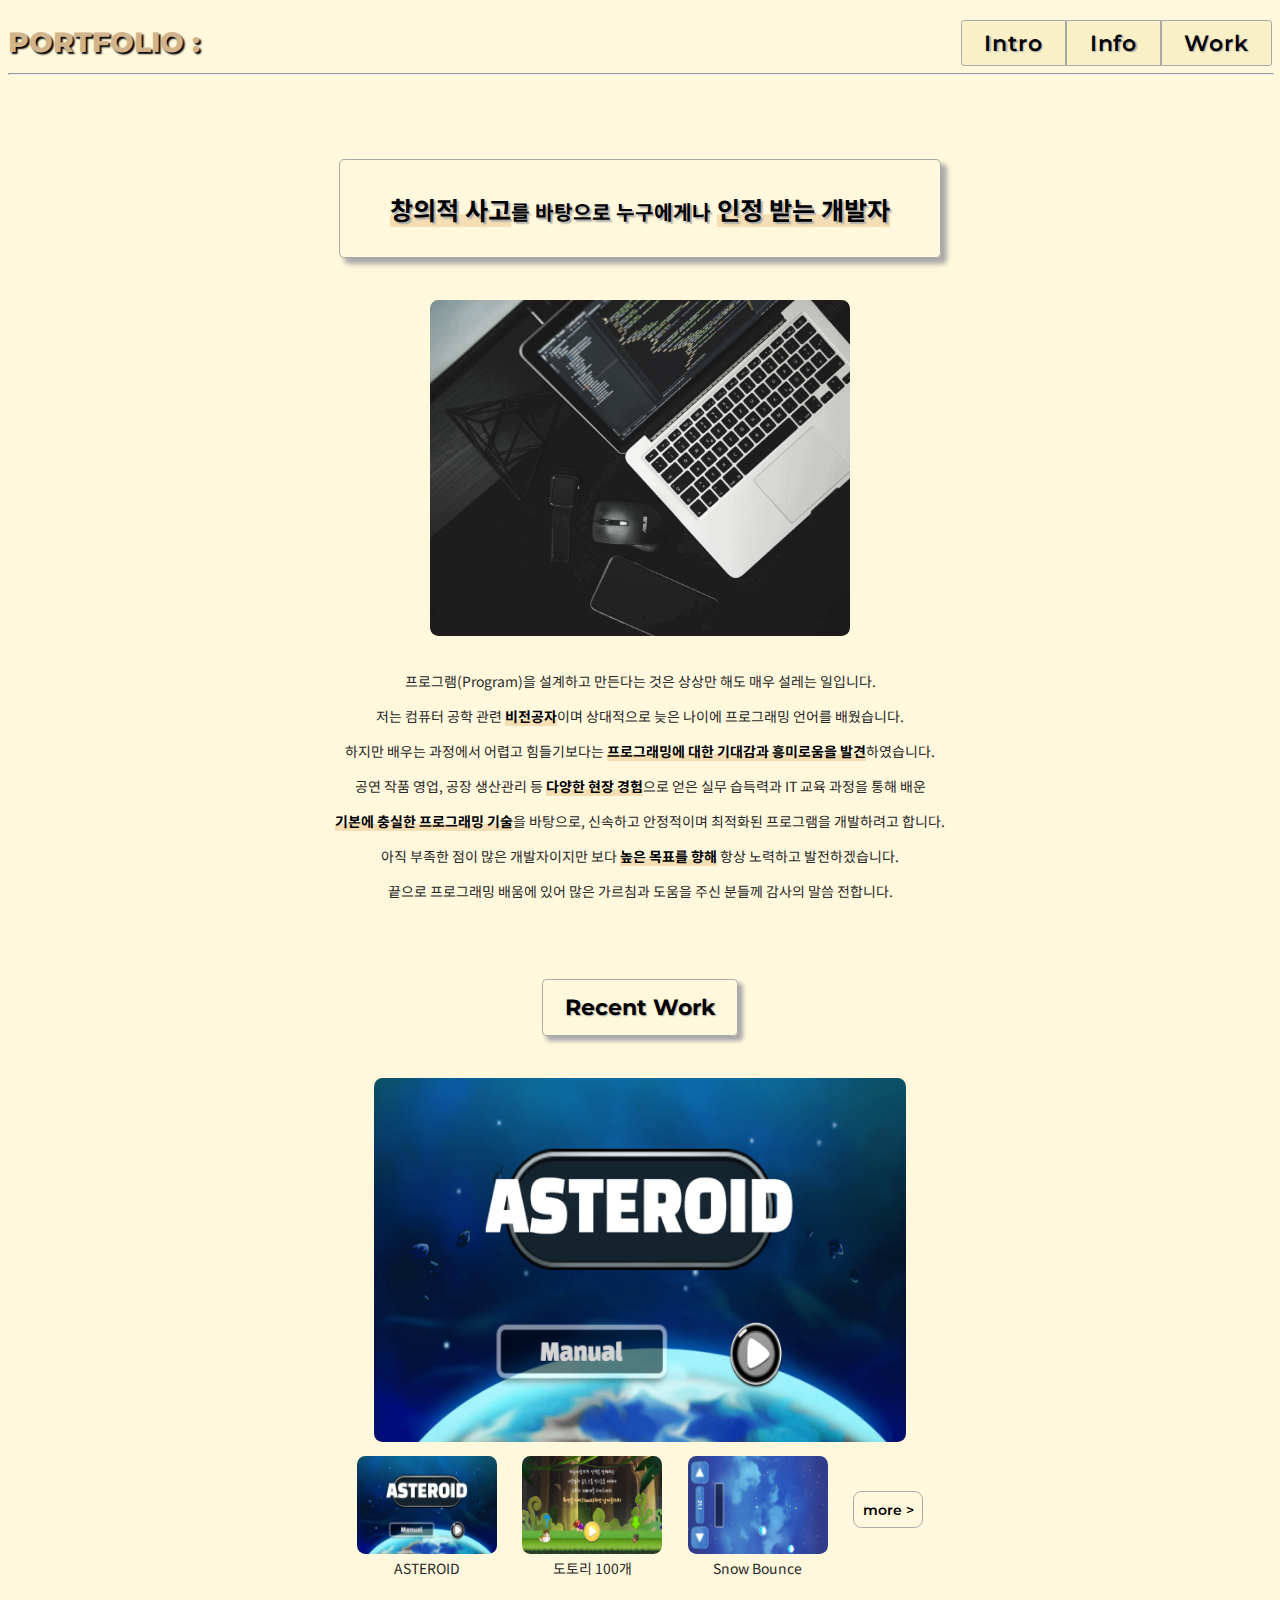
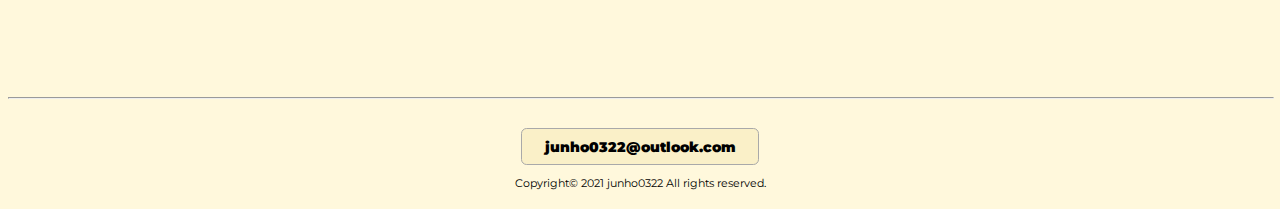
<file: index.html>
<!DOCTYPE html>
<html lang="en">
<head>
    <meta charset="UTF-8">
    <meta http-equiv="X-UA-Compatible" content="IE=edge">
    <meta name="viewport" content="width=device-width, initial-scale=1.0">
    <title>PORTFOLIO :</title>
    <link rel="stylesheet" type="text/css" href="style.css">
    <link rel="preconnect" href="https://fonts.gstatic.com">
    <link href="https://fonts.googleapis.com/css2?family=Noto+Sans+KR:wght@100;300;400;500;700;900&display=swap" rel="stylesheet">
    <link rel="preconnect" href="https://fonts.gstatic.com">
    <link href="https://fonts.googleapis.com/css2?family=Montserrat:ital,wght@0,100;0,200;0,300;0,400;0,500;0,600;0,700;0,800;0,900;1,100;1,200;1,300;1,400;1,500;1,600;1,700;1,800;1,900&display=swap"
        rel="stylesheet"> 
    <script src="http://code.jquery.com/jquery-1.9.1.min.js"></script>
    <script>
        $(document).ready(function() {
            $("#recent-small > li > a").mouseenter(function(e) {
                e.preventDefault();
                var imgPath = $(this).attr("href");
                $("#recent-large").attr("src", imgPath);
            });
        });
        $(document).ready(function() {
            $("#recent-small > li > a").click(function(e) {
                e.preventDefault();
            });
        });
    </script>
</head>
<body>
    <div class="frame">
        <nav class="navigator">
            <h2 id="site-name">PORTFOLIO :</h2>
            <ul id="nav-menu">
                <li><a href="work.html">Work</a></li>
                <li><a href="info.html">Info</a></li>
                <li><a href="index.html">Intro</a></li>
            </ul>
        </nav>
        <hr width="100%" size="2px">
        <div class="intro">
            <h2 class="intro-main">
                <span id="high" style="color:black;">창의적 사고</span><span style="font-size:0.8em;">를 바탕으로 누구에게나</span>
                <span id="high" style="color:black;">인정 받는 개발자</span>
            </h2>  
            <img src="image/intro.gif">
            <p>프로그램(Program)을 설계하고 만든다는 것은 상상만 해도 매우 설레는 일입니다.<br>
            저는 컴퓨터 공학 관련 <span id="high" style="color:black;"><strong>비전공자</strong></span>이며 상대적으로 늦은 나이에 프로그래밍 언어를 배웠습니다.<br>
            하지만 배우는 과정에서 어렵고 힘들기보다는 <span id="high" style="color:black;"><strong>프로그래밍에 대한 기대감과 흥미로움을 발견</strong></span>하였습니다.<br>
            공연 작품 영업, 공장 생산관리 등 <span id="high" style="color:black;"><strong>다양한 현장 경험</strong></span>으로 얻은 실무 습득력과 IT 교육 과정을 통해 배운<br>
            <span id="high" style="color:black;"><strong>기본에 충실한 프로그래밍 기술</strong></span>을 바탕으로, 신속하고 안정적이며 최적화된 프로그램을 개발하려고 합니다.<br>
            아직 부족한 점이 많은 개발자이지만 보다 <span id="high" style="color:black;"><strong>높은 목표를 향해</strong></span> 항상 노력하고 발전하겠습니다.<br>
            끝으로 프로그래밍 배움에 있어 많은 가르침과 도움을 주신 분들께 감사의 말씀 전합니다.<br>
            </p>
        </div>
        <div class="recent-main">
            <h2>Recent Work</h2>
        </div>
        <div class="recent-img">
            <img id="recent-large" src="image/work1-1.png">
            <ul id="recent-small">
                <li><a href="image/work1-1.png"><img src="image/work1-1.png"></a><p>ASTEROID</p></li>
                <li><a href="image/work2-1.png"><img src="image/work2-1.png"></a><p>도토리 100개</p></li>
                <li><a href="image/work3-1.png"><img src="image/work3-1.png"></a><p>Snow Bounce</p></li>
                <li><button id="recent-btn" onclick="location.href='work.html'">more ></button>
            </ul>
        </div>
        <footer class="footer">
            <hr width="100%" size="2px">
            <a id="mail" href="mailto:junho0322@outlook.com"><strong>junho0322@outlook.com</strong></a>
            <p id="copyright" style="color:black;">Copyright© 2021 junho0322 All rights reserved.</p>
        </footer>
    </div>
</body>
</html>
</file>
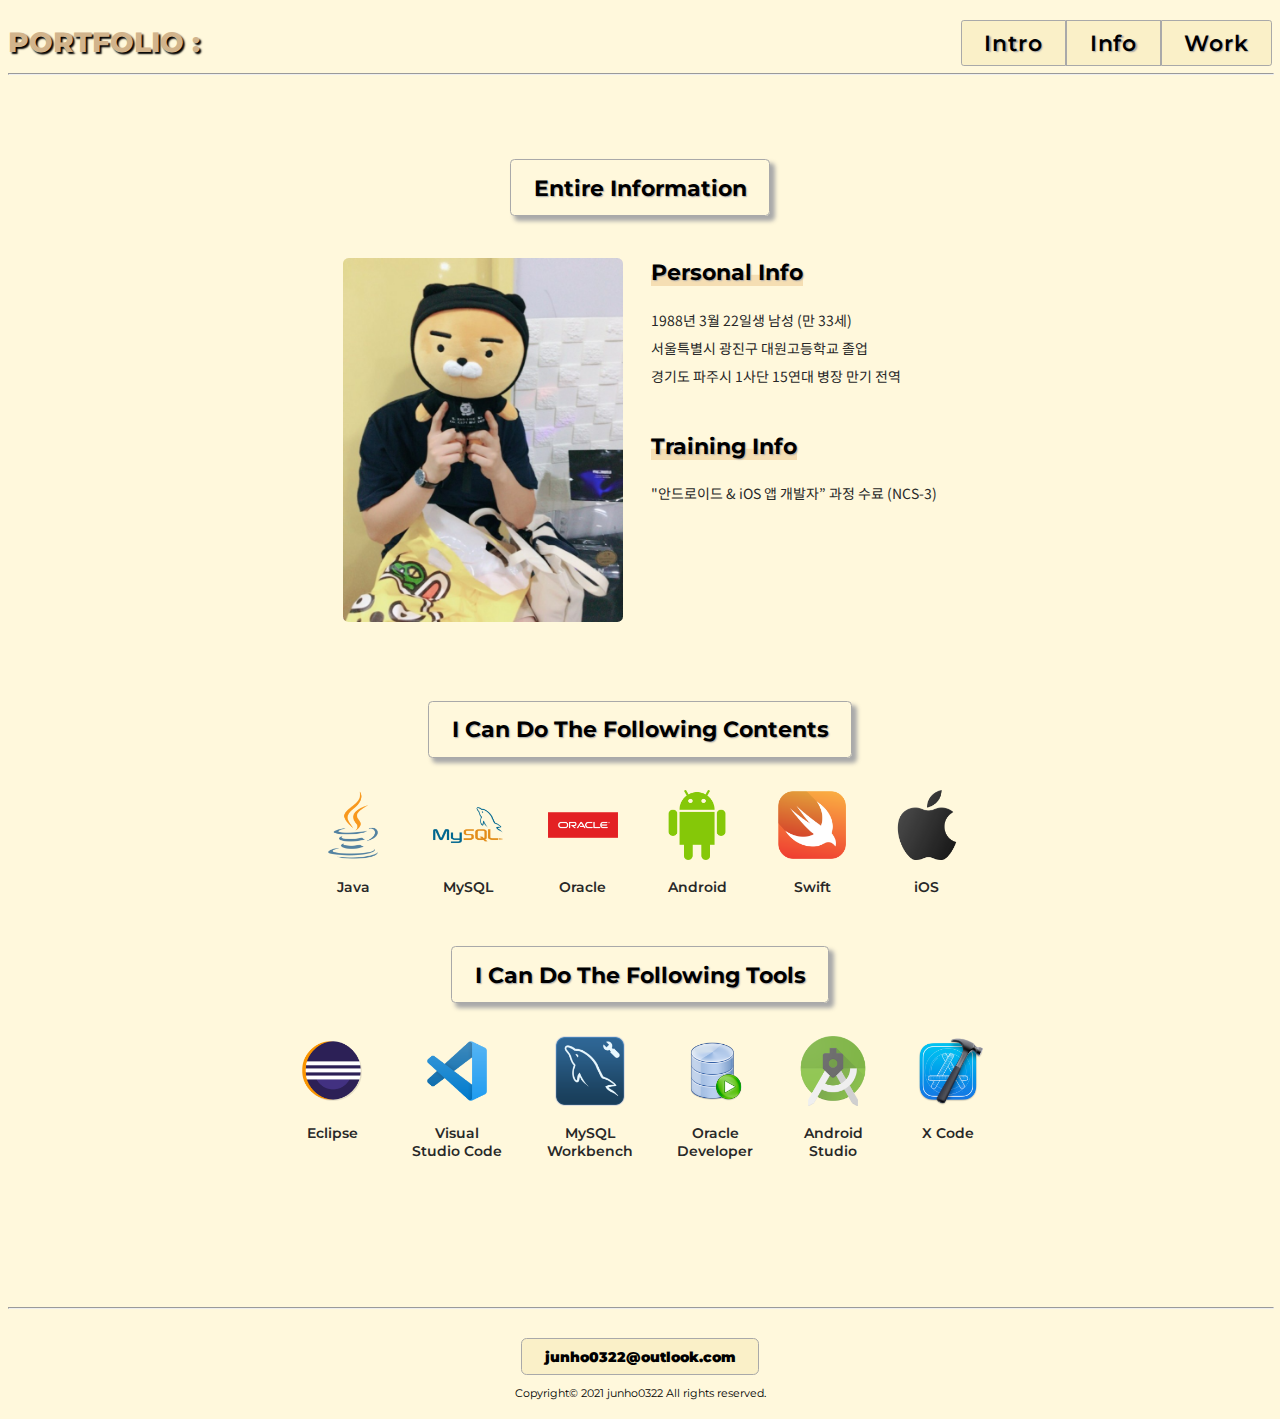
<file: info.html>
<!DOCTYPE html>
<html lang="en">
<head>
    <meta charset="UTF-8">
    <meta http-equiv="X-UA-Compatible" content="IE=edge">
    <meta name="viewport" content="width=device-width, initial-scale=1.0">
    <title>PORTFOLIO :</title>
    <link rel="stylesheet" type="text/css" href="style.css">
    <link rel="preconnect" href="https://fonts.gstatic.com">
    <link href="https://fonts.googleapis.com/css2?family=Noto+Sans+KR:wght@100;300;400;500;700;900&display=swap" rel="stylesheet">
    <link rel="preconnect" href="https://fonts.gstatic.com">
    <link href="https://fonts.googleapis.com/css2?family=Montserrat:ital,wght@0,100;0,200;0,300;0,400;0,500;0,600;0,700;0,800;0,900;1,100;1,200;1,300;1,400;1,500;1,600;1,700;1,800;1,900&display=swap"
        rel="stylesheet">
</head>
<body>
    <div class="frame">
        <nav class="navigator">
            <h2 id="site-name">PORTFOLIO :</h2>
            <ul id="nav-menu">
                <li><a href="work.html">Work</a></li>
                <li><a href="info.html">Info</a></li>
                <li><a href="index.html">Intro</a></li>
            </ul>
        </nav>
        <hr width="100%" size="2px">
        <div class="info-main">
            <h2>Entire Information</h2>
        </div>
        <div class="info-profile">
            <img src="image/profile.png">
            <div id="info-comment">
                <h2><span id="high">Personal Info</span></h2>
                <p>1988년 3월 22일생 남성 (만 33세)<br>
                서울특별시 광진구 대원고등학교 졸업<br>
                경기도 파주시 1사단 15연대 병장 만기 전역</p>
                <h2><span id="high">Training Info</span></h2>
                <p>"안드로이드 & iOS 앱 개발자” 과정 수료 (NCS-3)</p>
            </div>
        </div>
        <div class ="contents-main">
            <h2>I Can Do The Following Contents</h2>
        </div>
        <div class="contents-list">
            <div id="contents-icon">
                <img src="image/java.png"><p>Java</p>
            </div>
            <div id="contents-icon">  
                <img src="image/mysql.png"><p>MySQL</p>
            </div>
            <div id="contents-icon">    
                <img src="image/oracle.png"><p>Oracle</p>
            </div>
            <div id="contents-icon">   
                <img src="image/android.png"><p>Android</p>
            </div>
            <div id="contents-icon">    
                <img src="image/swift.png"><p>Swift</p>
            </div>
            <div id="contents-icon">    
                <img src="image/ios.png"><p>iOS</p>
            </div>
        </div>
        <div class ="contents-main">
            <h2>I Can Do The Following Tools</h2>
        </div>
        <div class="contents-list">
            <div id="contents-icon">
                <img src="image/eclipse.png"><p>Eclipse</p>
            </div>
            <div id="contents-icon">
                <img src="image/vsc.png"><p>Visual<br>Studio Code</p>
            </div> 
            <div id="contents-icon">
                <img src="image/workbench.png"><p>MySQL<br>Workbench</p>
            </div> 
            <div id="contents-icon">
                <img src="image/developer.png"><p>Oracle<br>Developer</p>
            </div>
            <div id="contents-icon">
                <img src="image/android_studio.png"><p>Android<br>Studio</p>
            </div>
            <div id="contents-icon">
                <img src="image/x_code.png"><p>X Code</p>
            </div>
        </div>
        <footer class="footer">
            <hr width="100%" size="2px">
            <a id="mail" href="mailto:junho0322@outlook.com"><strong>junho0322@outlook.com</strong></a>
            <p id="copyright" style="color:black;">Copyright© 2021 junho0322 All rights reserved.</p>
        </footer>
    </div>
</body>
</html>
</file>
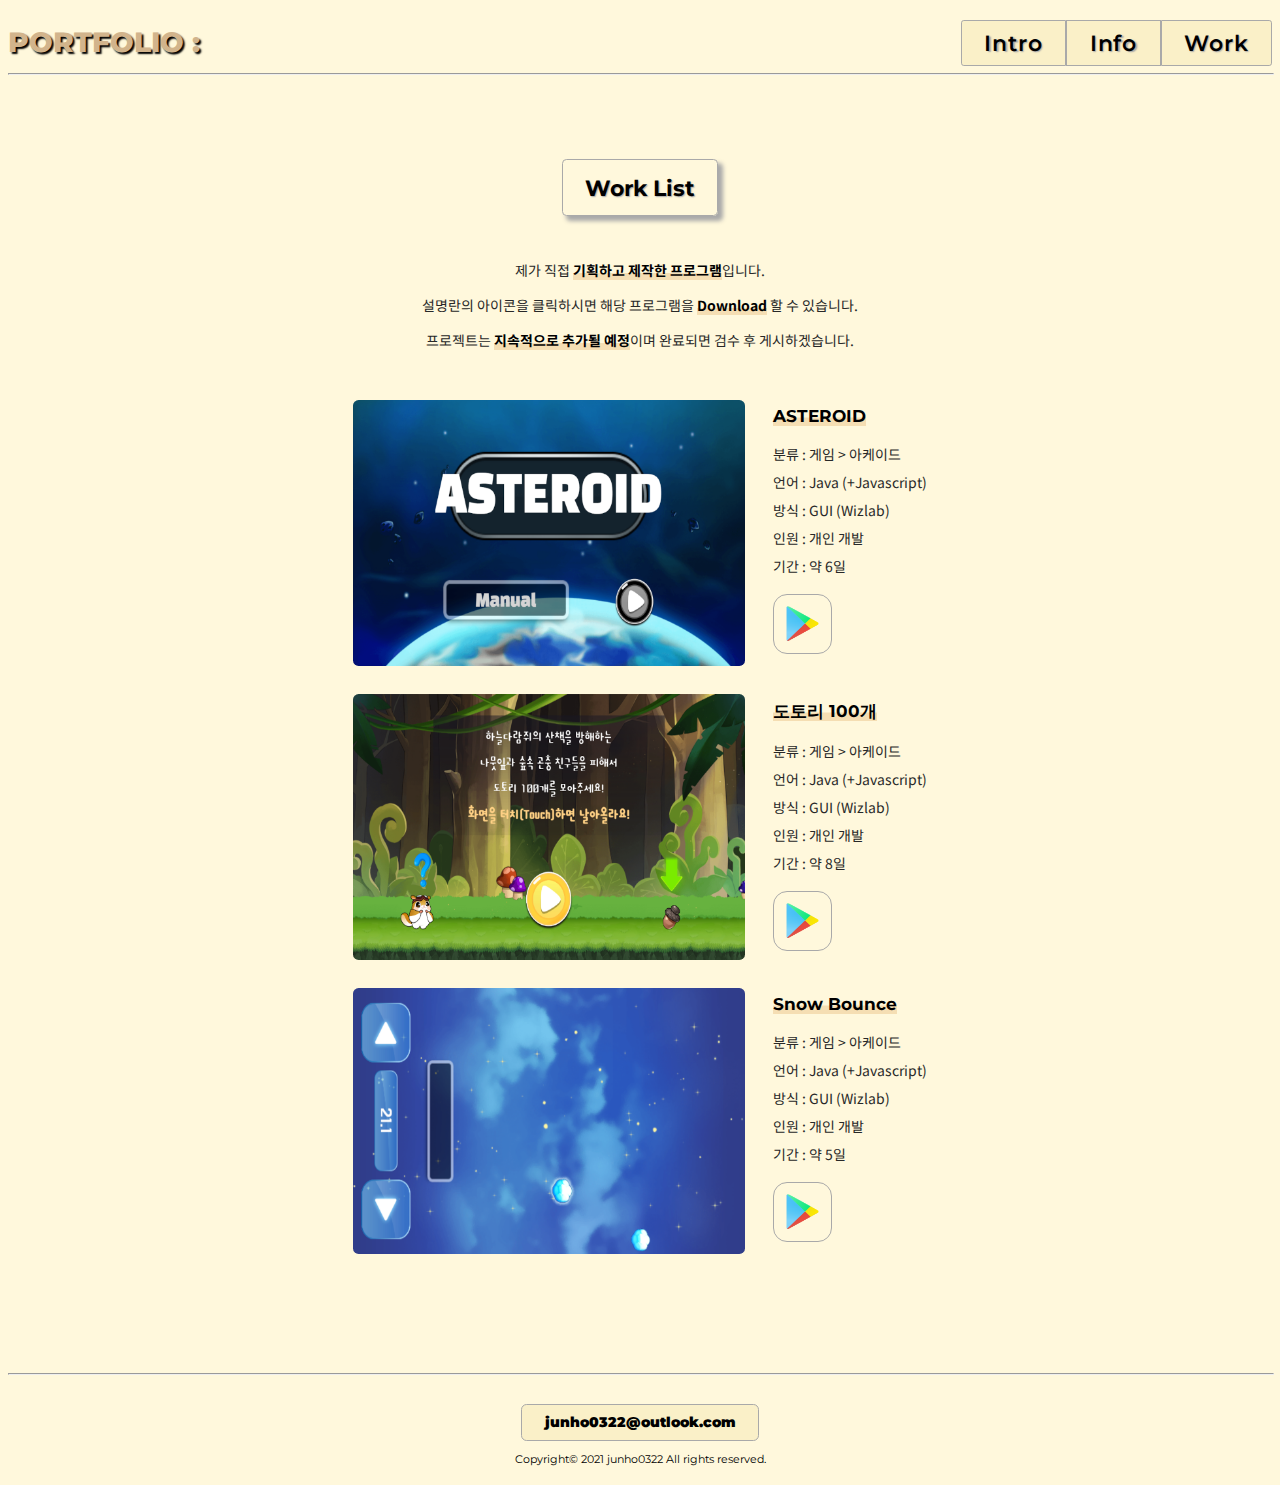
<file: work.html>
<!DOCTYPE html>
<html lang="en">
<head>
    <meta charset="UTF-8">
    <meta http-equiv="X-UA-Compatible" content="IE=edge">
    <meta name="viewport" content="width=device-width, initial-scale=1.0">
    <title>PORTFOLIO :</title>
    <link rel="stylesheet" type="text/css" href="style.css">
    <link rel="preconnect" href="https://fonts.gstatic.com">
    <link href="https://fonts.googleapis.com/css2?family=Noto+Sans+KR:wght@100;300;400;500;700;900&display=swap" rel="stylesheet">
    <link rel="preconnect" href="https://fonts.gstatic.com">
    <link href="https://fonts.googleapis.com/css2?family=Montserrat:ital,wght@0,100;0,200;0,300;0,400;0,500;0,600;0,700;0,800;0,900;1,100;1,200;1,300;1,400;1,500;1,600;1,700;1,800;1,900&display=swap"
        rel="stylesheet">
</head>
<body>
    <div class="frame">
        <nav class="navigator">
            <h2 id="site-name">PORTFOLIO :</h2>
            <ul id="nav-menu">
                <li><a href="work.html">Work</a></li>
                <li><a href="info.html">Info</a></li>
                <li><a href="index.html">Intro</a></li>
            </ul>
        </nav>
        <hr width="100%" size="2px">
        <div class="work-main">
            <h2>Work List</h2>
            <p>제가 직접 <span id="high" style="color:black;"><strong>기획하고 제작한 프로그램</strong></span>입니다.<br>
            설명란의 아이콘을 클릭하시면 해당 프로그램을 <span id= "high" style="color:black;"><strong>Download</strong></span> 할 수 있습니다.<br>
            프로젝트는 <span id="high" style="color:black;"><strong>지속적으로 추가될 예정</strong></span>이며
            완료되면 검수 후 게시하겠습니다.<br></p>
        </div>
        <div class="work-list">
            <img src="image/work1-1.png" onmouseover="this.src='image/work1-2.png'" onmouseout="this.src='image/work1-1.png'">
            <div id="work-comment">
                <h2><span id="high">ASTEROID</span></h2>
                <p>분류 : 게임 > 아케이드<br>
                언어 : Java (+Javascript)<br>
                방식 : GUI (Wizlab)<br>
                인원 : 개인 개발<br>
                기간 : 약 6일<br>
                <a href="https://play.google.com/store/apps/details?id=io.wizschool.ASTEROID"
                    target="_blank"><img id="work-os" src="image/playstore.png">
                </a></p>
            </div>
        </div>
        <div class="work-list">
            <img src="image/work2-1.png" onmouseover="this.src='image/work2-2.png'" onmouseout="this.src='image/work2-1.png'">
            <div id="work-comment">
                <h2><span id="high">도토리 100개</span></h2>
                <p>분류 : 게임 > 아케이드<br>
                언어 : Java (+Javascript)<br> 
                방식 : GUI (Wizlab)<br>
                인원 : 개인 개발<br>
                기간 : 약 8일<br>
                <a href="https://play.google.com/store/apps/details?id=io.wizschool.dotori100"
                    target="_blank"><img id="work-os" src="image/playstore.png">
                </a></p>
            </div>
        </div>
        <div class="work-list">
            <img src="image/work3-1.png" onmouseover="this.src='image/work3-2.png'" onmouseout="this.src='image/work3-1.png'">
            <div id="work-comment">
                <h2><span id="high">Snow Bounce</span></h2>
                <p>분류 : 게임 > 아케이드<br>
                언어 : Java (+Javascript)<br> 
                방식 : GUI (Wizlab)<br>
                인원 : 개인 개발<br>
                기간 : 약 5일<br>
                <a href="https://play.google.com/store/apps/details?id=io.wizschool.SNOWBOUNCE"
                    target="_blank"><img id="work-os" src="image/playstore.png">
                </a></p>
            </div>
        </div>
        <footer class="footer">
            <hr width="100%" size="2px">
            <a id="mail" href="mailto:junho0322@outlook.com"><strong>junho0322@outlook.com</strong></a>
            <p id="copyright" style="color:black;">Copyright© 2021 junho0322 All rights reserved.</p>
        </footer>
    </div>
</body>
</html>
</file>
<file: style.css>
/* body section */

@media (min-width: 1025px) {
    body {
        font-family: 'Noto Sans KR', sans-serif;
        background-color: cornsilk;
        color: rgb(40, 40, 40);
        font-size: 14px;
    }
}

@media (min-width: 768px) and (max-width: 1024px) {
    body {
        font-family: 'Noto Sans KR', sans-serif;
        background-color: cornsilk;
        color: rgb(40, 40, 40);
        font-size: 13px;
    }
}

@media (min-width: 624px) and (max-width: 767px) {
    body {
        font-family: 'Noto Sans KR', sans-serif;
        background-color: cornsilk;
        color: rgb(40, 40, 40);
        font-size: 11px;
    }
}

@media (min-width: 481px) and (max-width: 623px) {
    body {
        font-family: 'Noto Sans KR', sans-serif;
        background-color: cornsilk;
        color: rgb(40, 40, 40);
        font-size: 9px;
    }
}

@media (max-width: 480px) {
    body {
        font-family: 'Noto Sans KR', sans-serif;
        background-color: cornsilk;
        color: rgb(40, 40, 40);
        font-size: 8px;
    }
}

/* frame section */

a:link {
    text-decoration: none;
    color: black;
}

#high {
    box-shadow: inset 0 -0.5em 0 wheat;
    transform: none;
}

/* navigator bar */

.navigator {
    font-family: 'Montserrat', sans-serif;
    justify-content: space-between;
    margin-top: 1.4em;
    line-height: 2em;
    display: flex;
}

#site-name {
    text-shadow: 0.06em 0.06em 0.06em black;
    padding: 0.3em 0em 0.2em 0em;
    font-weight: 800;
    font-size: 2em;
    color: tan;
    margin: 0;
}

#nav-menu {
    margin: 0;
}

#nav-menu > li {
    background: rgb(250, 240, 200);
    padding: 0.6em 1.6em 0.6em 1.6em;
    border: 0.1em solid darkgray;
    transition: all 0.5s;
    display: flex;
    float: right;
}

#nav-menu > li > a {
    text-shadow: 0.06em 0.06em 0.06em darkgray;
    letter-spacing: 0.04em;
    font-weight: 600;
    font-size: 1.6em;
    color: black;
}

#nav-menu > li:first-child {
    border-bottom-right-radius: 0.2em;
	border-top-right-radius: 0.2em;
}

#nav-menu > li:last-child {
	border-bottom-left-radius: 0.2em;
    border-top-left-radius: 0.2em;
}

#nav-menu > li:hover {
    border: 0.1em solid black;
    flex-direction: row;
    background: tan;
    color: black;
}

/* intro section */

.intro {
    flex-direction: column;
    align-items: center;
    text-align: center;
    margin-bottom: 4em;
    margin-top: 6em;
    display: flex;
}

.intro-main {
    text-shadow: 0.06em 0.06em 0.06em darkgray;
    box-shadow: 0.2em 0.2em 0.2em darkgray;
    border: 0.04em solid darkgray;
    padding: 1.2em 2em 1.2em 2em;
    border-radius: 0.2em;
    font-size: 1.8em;
    color: black;
    margin: 0;
}

.intro > img {
    border-radius: 0.6em;
    margin-top: 3em;
    height: 24em;
    width: 30em;
}

.intro > p {
    line-height: 250%;
    margin-top: 2em;
    font-size: 1em;
}

.recent-main {
    flex-direction: column;
    align-items: center;
    text-align: center;
    display: flex;
}

.recent-main > h2 {
    text-shadow: 0.06em 0.06em 0.06em darkgray;
    box-shadow: 0.2em 0.2em 0.2em darkgray;
    font-family: 'Montserrat', sans-serif;
    border: 0.04em solid darkgray;
    padding: 0.6em 1em 0.6em 1em;
    border-radius: 0.2em;
    font-size: 1.6em;
    color: black;
    margin: 0;
}

.recent-img {
    flex-direction: column;
    align-items: center;
    margin-top: 3em;
    display: flex;
}

#recent-large {
    border-radius: 0.6em;
	height: 26em;
    width: 38em;
}

#recent-small {
    padding: 0;
    margin: 0;
}

#recent-small > li {
    padding: 0em 0.8em 0em 0.8em;
    display: inline-block;
    text-align: center;
    vertical-align: middle;
}

#recent-small > li > a > img {
    border-radius: 0.6em;
    margin-top: 1em;
    height: 7em;
    width: 10em;
}

#recent-small > li > p {
    margin: 0;
}

#recent-small > li > button {
    font-family: 'Montserrat', sans-serif;
    padding: 0.6em 0.6em 0.6em 0.6em;
    border: 0.04em solid darkgray;
    border-radius: 0.6em;
    transition: all 0.5s;
    font-weight: 600;
    background: none;
    cursor: pointer;
    font-size: 1em;
    margin: 0;
}

#recent-small > li > button:hover {
    border: 0.04em solid black;
    background: wheat;
}

/* info section */

.info-main {
    flex-direction: column;
    align-items: center;
    text-align: center;
    margin-top: 6em;
    display: flex;
}

.info-main > h2 {
    text-shadow: 0.06em 0.06em 0.06em darkgray;
    box-shadow: 0.2em 0.2em 0.2em darkgray;
    font-family: 'Montserrat', sans-serif;
    border: 0.04em solid darkgray;
    padding: 0.6em 1em 0.6em 1em;
    border-radius: 0.2em;
    font-size: 1.6em;
    color: black;
    margin: 0;
}
 
.info-profile {
    justify-content: center;
    margin: 3em 0em 4em 0em;
    flex-direction: row;
    display: flex;
}

.info-profile > img {
    border-radius: 0.4em;
    margin-right: 2em;
    height: 26em;
    width: 20em;
}

#info-comment > h2 {
    text-shadow: 0.06em 0.06em 0.06em darkgray;
    font-family: 'Montserrat', sans-serif;
    font-size: 1.6em;
    color: black;
    margin: 0;
}

#info-comment > p {
    margin: 1.4em 0em 3em 0em;
    line-height: 200%;
    font-size: 1em;
}

.contents-main {
    flex-direction: column;
    align-items: center;
    text-align: center;
    display: flex;
}

.contents-main > h2 {
    text-shadow: 0.06em 0.06em 0.06em darkgray;
    box-shadow: 0.2em 0.2em 0.2em darkgray;
    font-family: 'Montserrat', sans-serif;
    border: 0.04em solid darkgray;
    padding: 0.6em 1em 0.6em 1em;
    border-radius: 0.2em;
    font-size: 1.6em;
    margin-top: 1em;
    color: black;
}

.contents-list {
    justify-content: center;
    text-align: center;
    display: flex;
}

#contents-icon {
    font-family: 'Montserrat', sans-serif;
    margin: 1em 1.6em;
    font-weight: 600;
    font-size: 1em;
}

#contents-icon > img {
    height: 5em;
    width: 5em;
}

/* work section */

.work-main {
    margin: 6em 0em 3em 0em;
    flex-direction: column;
    align-items: center;
    text-align: center;
    display: flex;
}

.work-main > h2 {
    text-shadow: 0.06em 0.06em 0.06em darkgray;
    box-shadow: 0.2em 0.2em 0.2em darkgray;
    font-family: 'Montserrat', sans-serif;
    border: 0.04em solid darkgray;
    padding: 0.6em 1em 0.6em 1em;
    border-radius: 0.2em;
    font-size: 1.6em;
    color: black;
    margin: 0;
}

.work-main > p {
    line-height: 250%;
    margin-top: 2.6em;
    margin-bottom: 0;
    font-size: 1em;
}

.work-list {
    justify-content: center;
    margin-top: 2em;
    display: flex;
}

.work-list > img {
    border-radius: 0.4em;
    margin-right: 2em;
    height: 19em;
    width: 28em;
}

#work-comment > h2 {
    font-family: 'Montserrat', sans-serif;
    margin-top: 0.4em;
    font-size: 1.2em;
    color: black;
}

#work-comment > p {
    line-height: 200%;
    font-size: 1em;
    margin: 0;
}

#work-os {
    padding: 0.8em 0.8em 0.8em 0.8em;
    border: 0.04em solid darkgray;
    transition: all 0.5s;
    border-radius: 1em;
    margin-top: 1em;
    width: 2.5em;
}

#work-os:hover {
    border: 0.04em solid black;
    background: wheat;
}

/* footer section */

.footer {
    font-family: 'Montserrat', sans-serif;
    flex-direction: column;
    align-items: center;
    margin-top: 8em;
    display: flex;
}

#mail {
    font-family: 'Montserrat', sans-serif;
    background: rgb(250, 240, 200);
    padding: 0.6em 1.6em 0.6em 1.6em;
    border: 0.1em solid darkgray;
    transition: all 0.5s;
    border-radius: 0.4em;
    margin-top: 1.6em;
    font-weight: 600;
}
    
#mail:hover {
    border: 0.1em solid black;
    background: tan;
    color: black;
}

#copyright {
    font-family: 'Montserrat', sans-serif;
    font-weight: 400;
    font-size: 0.8em;
}
</file>
